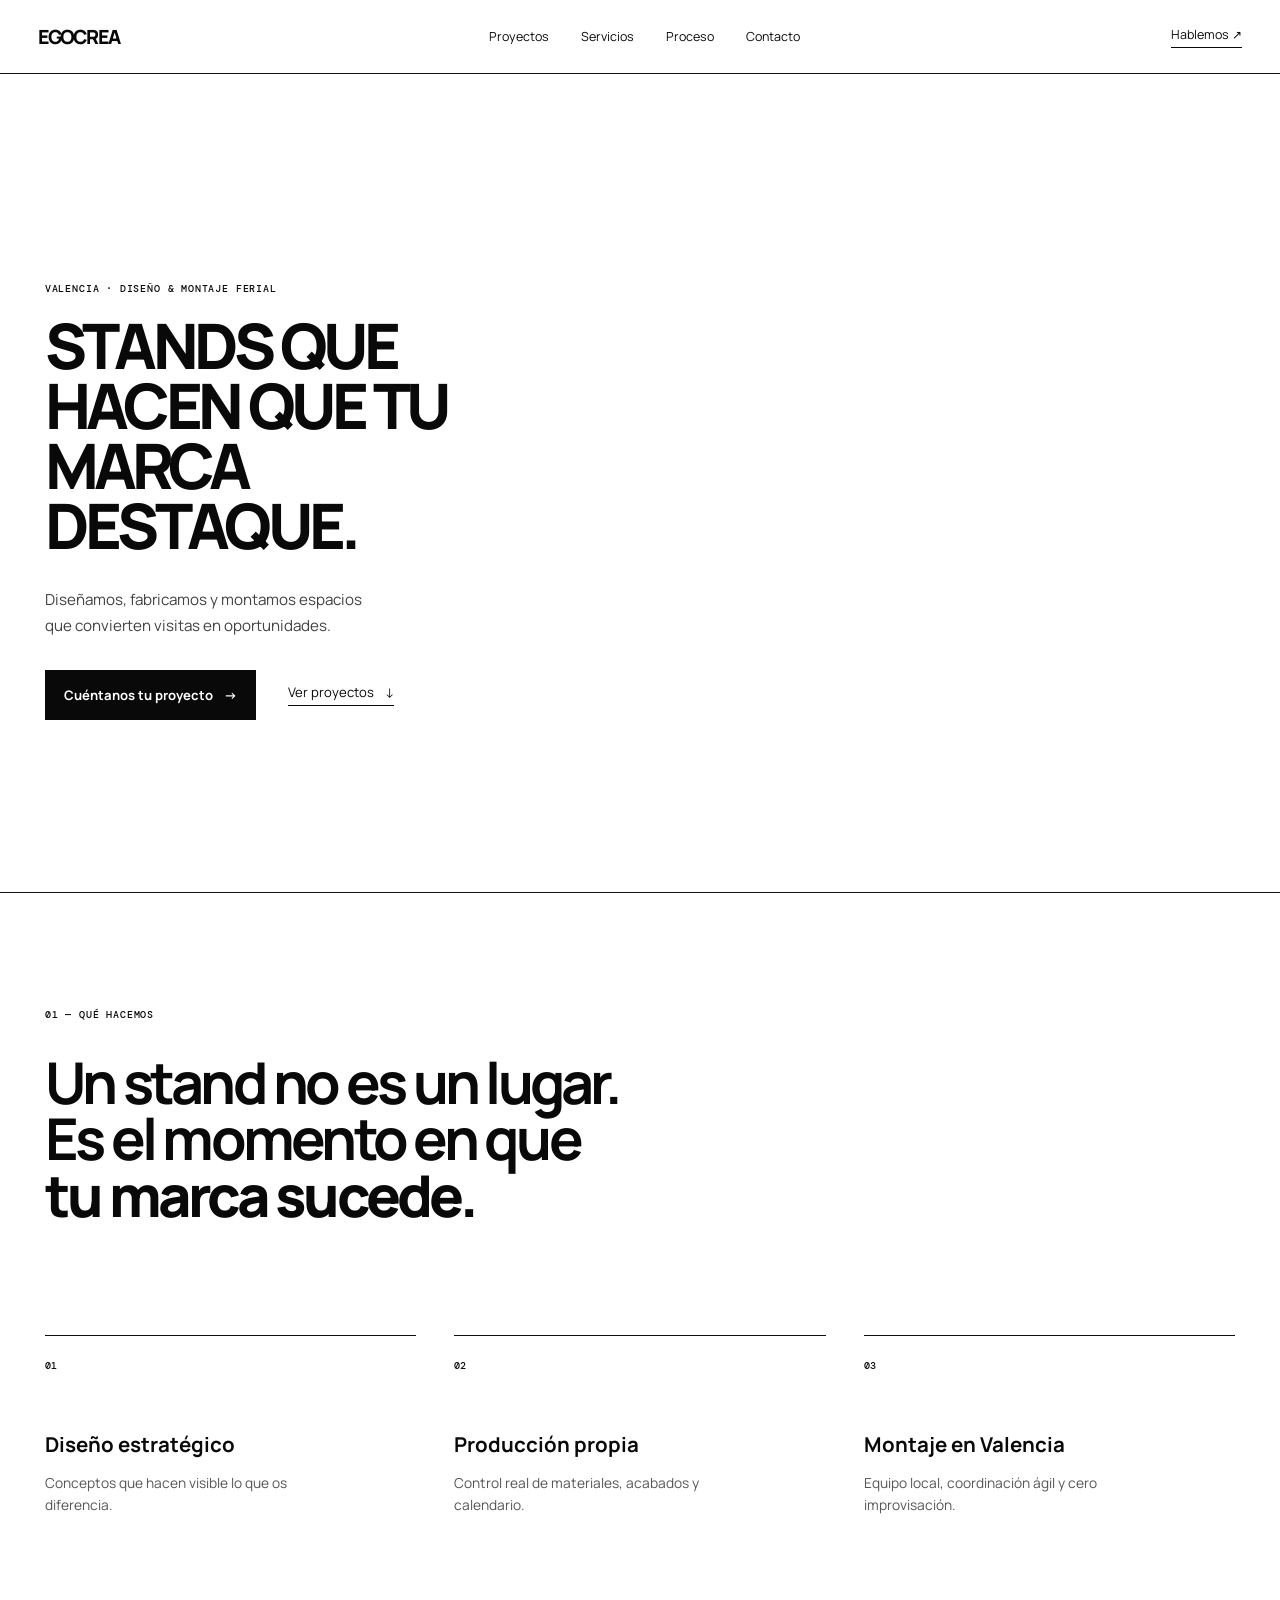
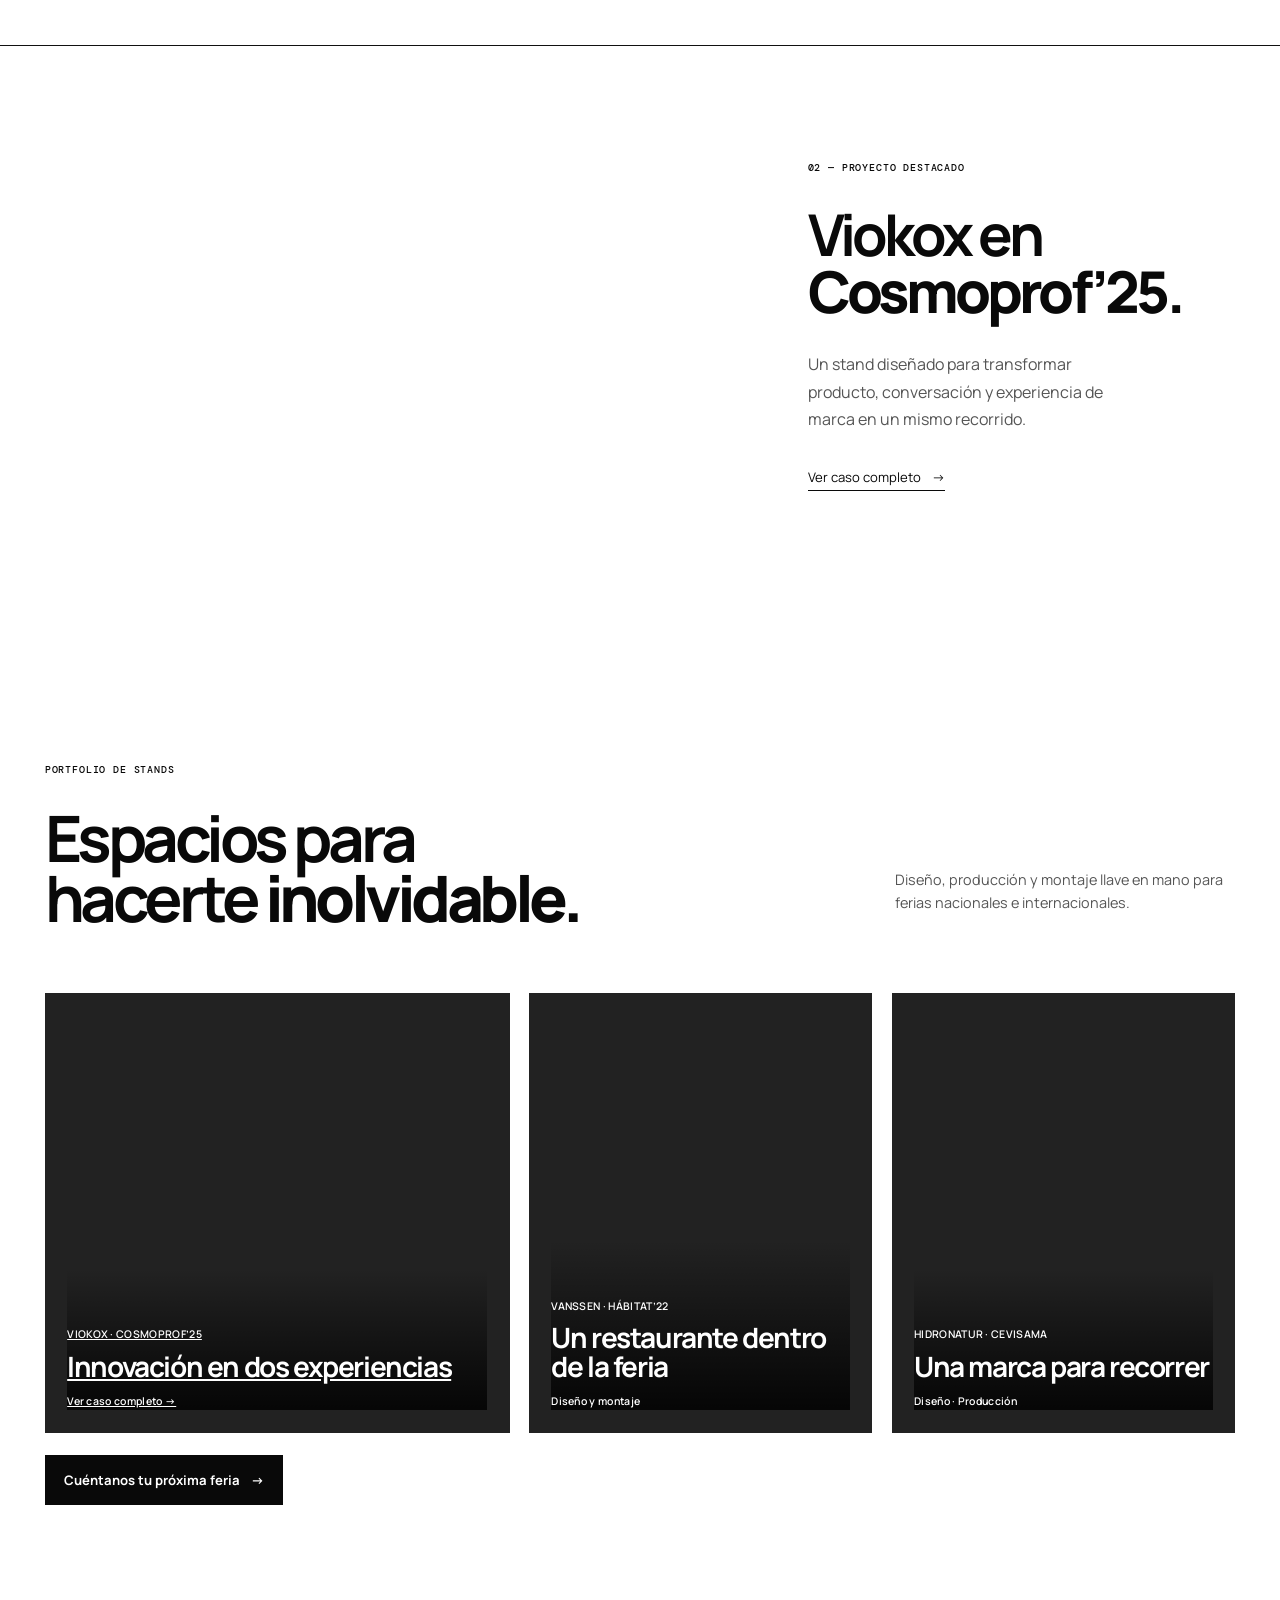
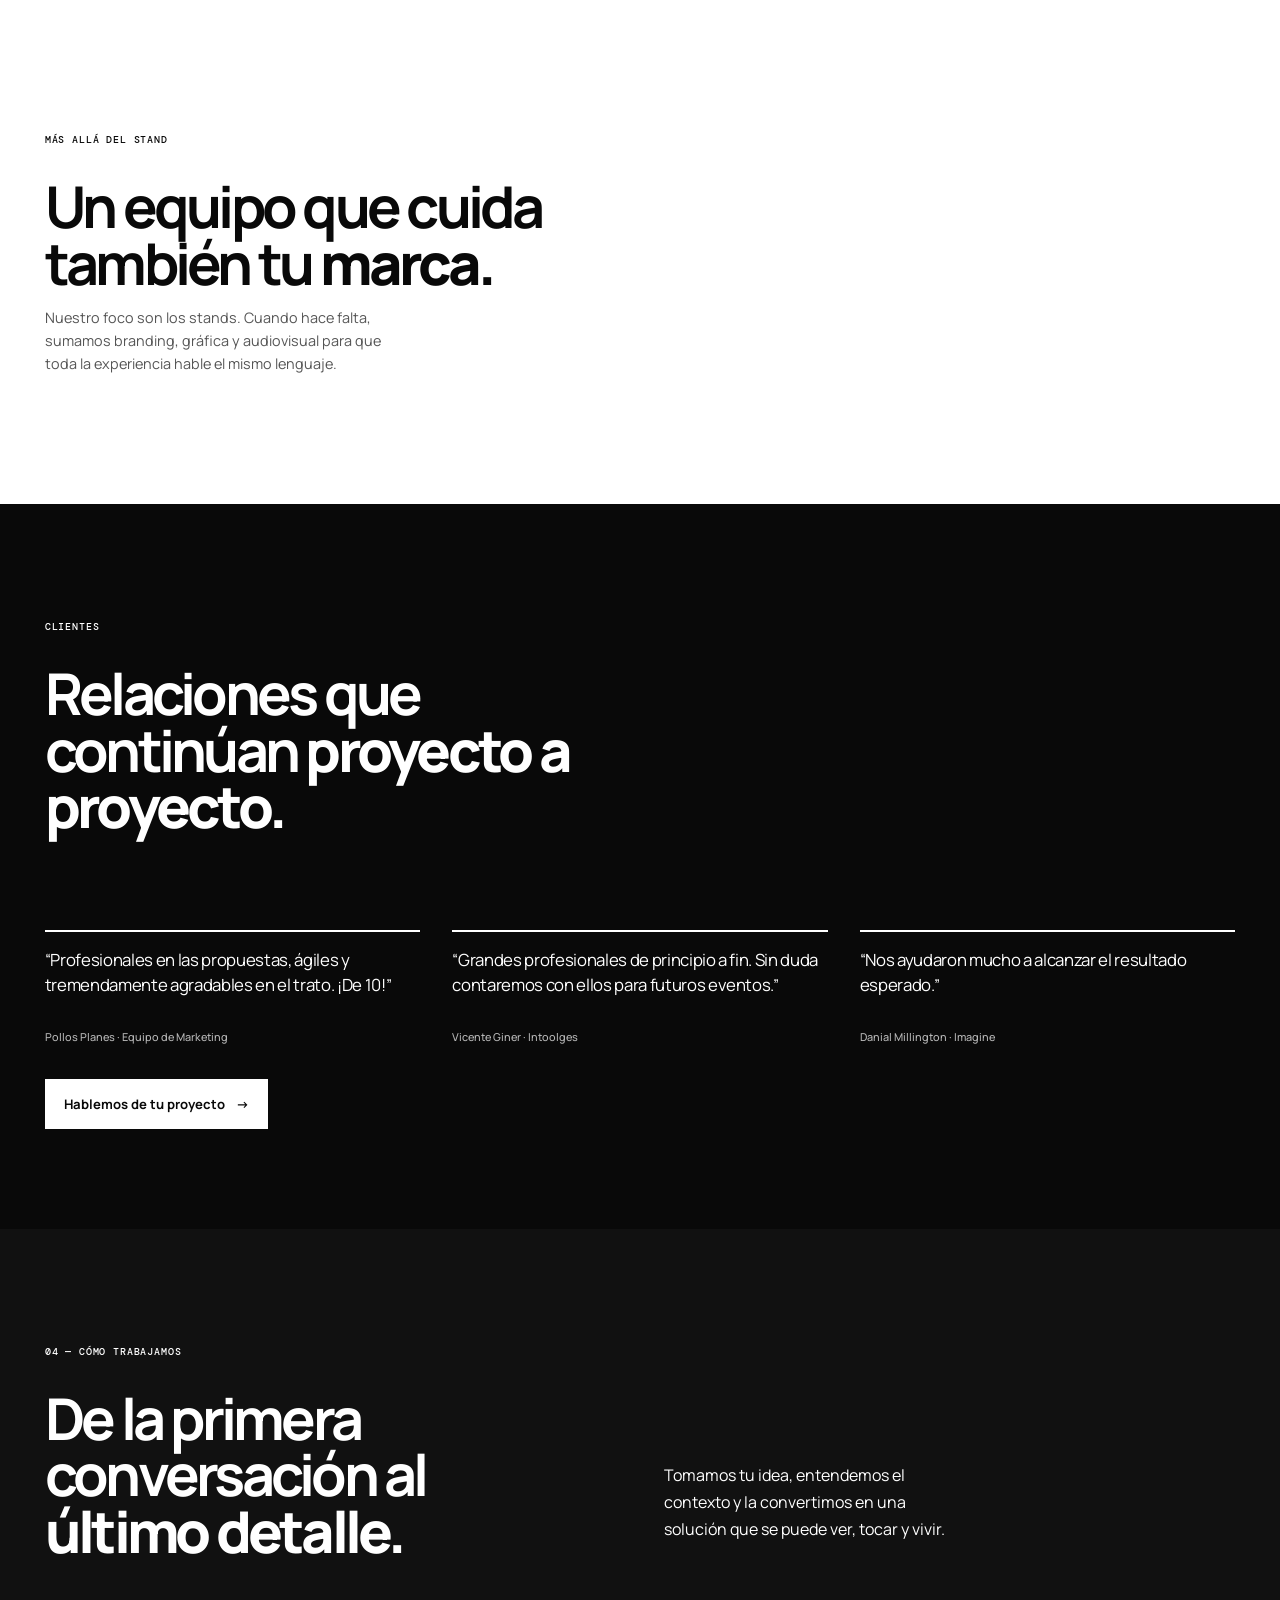
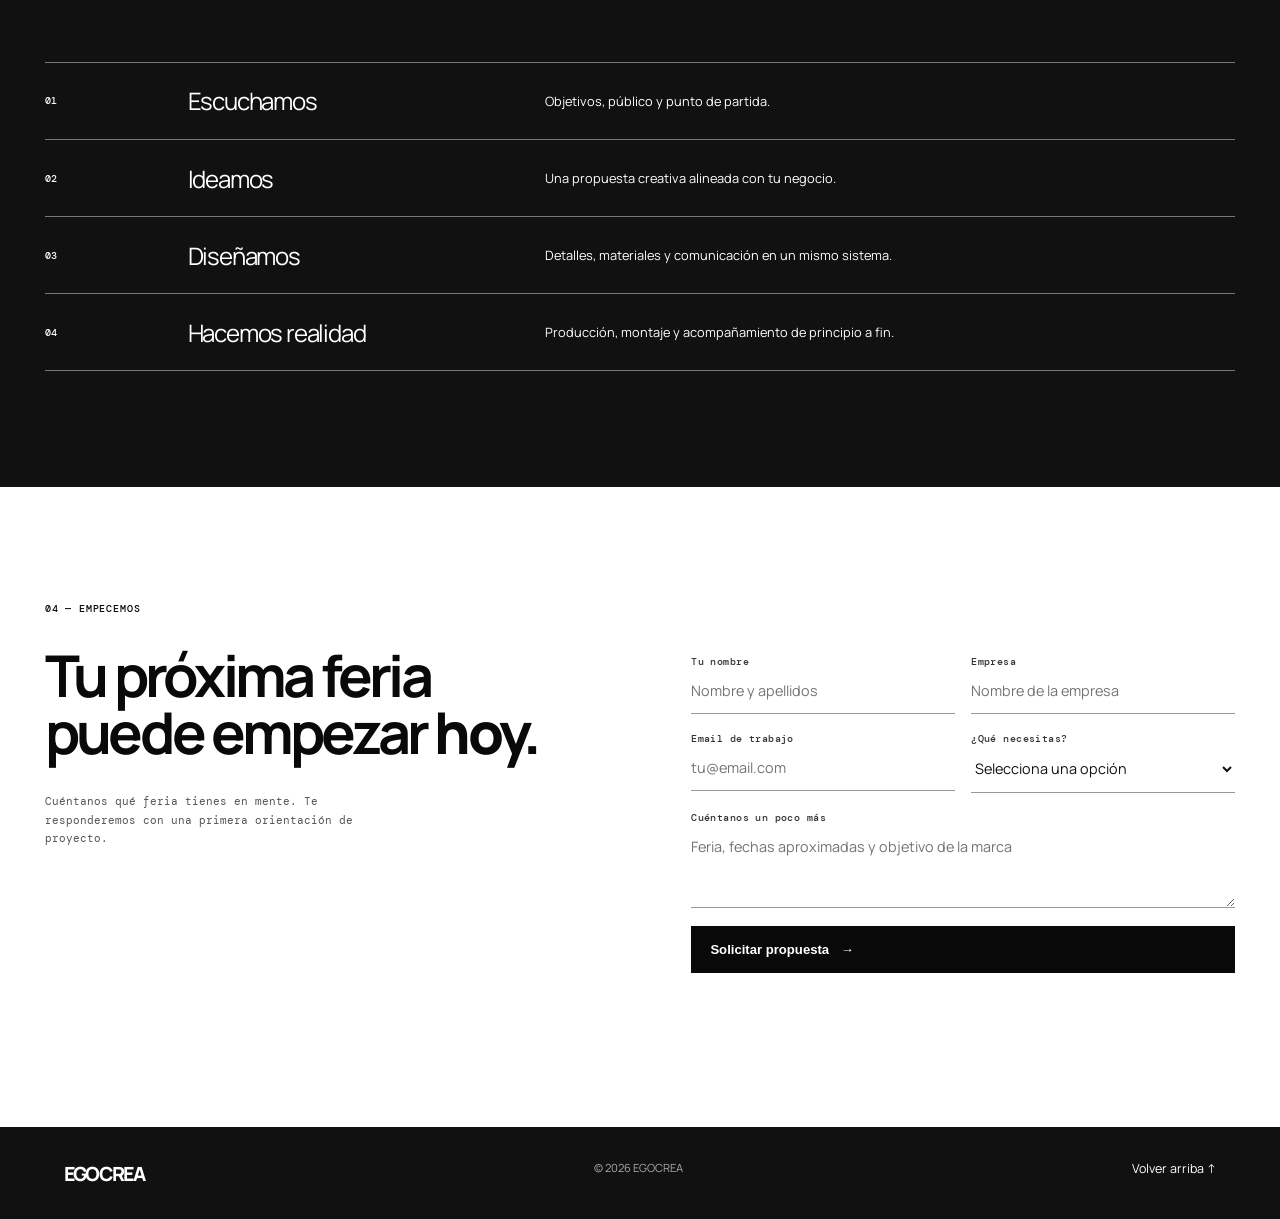
<file: index.html>
<!doctype html>
<html lang="es">
  <head>
    <meta charset="UTF-8" />
    <meta name="viewport" content="width=device-width, initial-scale=1.0" />
    <meta name="description" content="Diseño, fabricación y montaje de stands de feria en Valencia." />
    <meta name="theme-color" content="#161716" />
    <title>EGOCREA — Stands de feria en Valencia</title>
    <link rel="preconnect" href="https://fonts.googleapis.com" />
    <link rel="preconnect" href="https://fonts.gstatic.com" crossorigin />
    <link href="https://fonts.googleapis.com/css2?family=DM+Mono:wght@400;500&family=Manrope:wght@400;500;600;700;800&display=swap" rel="stylesheet" />
    <link rel="stylesheet" href="styles.css" />
    <link rel="stylesheet" href="conversion.css" />
    <link rel="stylesheet" href="egocrea-style.css" />
    <link rel="stylesheet" href="editorial.css" />
    <link rel="stylesheet" href="stands.css" />
    <script type="application/ld+json">{"@context":"https://schema.org","@type":"ProfessionalService","name":"EGOCREA","description":"Diseño, fabricación y montaje de stands de feria en Valencia","areaServed":"Valencia, España","serviceType":"Diseño de stands para ferias"}</script>
  </head>
  <body>
    <header class="header">
      <a class="brand" href="#inicio" aria-label="EGOCREA, inicio">EGO<span>CREA</span></a>
      <nav aria-label="Navegación principal">
        <a href="#proyectos">Proyectos</a><a href="#servicios">Servicios</a><a href="#proceso">Proceso</a><a href="#contacto">Contacto</a>
      </nav>
      <a class="header-cta" href="#contacto">Hablemos <span aria-hidden="true">↗</span></a>
    </header>

    <main id="inicio">
      <section class="hero">
        <div class="hero-copy">
          <p class="location">VALENCIA · DISEÑO &amp; MONTAJE FERIAL</p>
          <h1>Stands que<br />hacen que tu<br /><em>marca destaque.</em></h1>
          <p class="lead">Diseñamos, fabricamos y montamos espacios que convierten visitas en oportunidades.</p>
          <div class="hero-actions"><a class="button" href="#contacto">Cuéntanos tu proyecto <span>→</span></a><a class="text-link" href="#proyectos">Ver proyectos <span>↓</span></a></div>
        </div>
        <div class="hero-art" aria-label="Representación de un stand de feria personalizado">
          <div class="art-grid"></div><div class="art-wall"></div><div class="art-totem"><span>YOUR<br/>BRAND</span></div><div class="art-arch"></div><div class="art-table"></div><div class="art-orb orb-one"></div><div class="art-orb orb-two"></div>
          <p class="art-caption">ESPACIOS CON<br/>PRESENCIA</p>
        </div>
      </section>

      <section class="statement" id="servicios">
        <p class="section-number">01 — QUÉ HACEMOS</p>
        <h2>Un stand no es un lugar.<br />Es el momento en que<br /><em>tu marca sucede.</em></h2>
        <div class="services"><article><span>01</span><h3>Diseño estratégico</h3><p>Conceptos que hacen visible lo que os diferencia.</p></article><article><span>02</span><h3>Producción propia</h3><p>Control real de materiales, acabados y calendario.</p></article><article><span>03</span><h3>Montaje en Valencia</h3><p>Equipo local, coordinación ágil y cero improvisación.</p></article></div>
      </section>

      <section class="project" id="proyectos">
        <div class="project-image"><div class="project-sign">NOVA<br/>LAB</div><div class="project-lamp"></div><div class="project-counter"></div></div>
        <div class="project-copy"><p class="section-number">02 — PROYECTO DESTACADO</p><h2>Viokox en<br /><em>Cosmoprof’25.</em></h2><p>Un stand diseñado para transformar producto, conversación y experiencia de marca en un mismo recorrido.</p><a class="text-link" href="viokox.html">Ver caso completo <span>→</span></a></div>
      </section>

      <section class="stand-portfolio"><p class="section-number">PORTFOLIO DE STANDS</p><div class="portfolio-heading"><h2>Espacios para<br />hacerte <em>inolvidable.</em></h2><p>Diseño, producción y montaje llave en mano para ferias nacionales e internacionales.</p></div><div class="stand-grid"><a class="stand-card viokox" href="viokox.html"><div><p>VIOKOX · COSMOPROF’25</p><h3>Innovación en dos experiencias</h3><span>Ver caso completo →</span></div></a><article class="stand-card vanssen"><div><p>VANSSEN · HÁBITAT’22</p><h3>Un restaurante dentro de la feria</h3><span>Diseño y montaje</span></div></article><article class="stand-card hidronatur"><div><p>HIDRONATUR · CEVISAMA</p><h3>Una marca para recorrer</h3><span>Diseño · Producción</span></div></article></div><a class="button" href="#contacto">Cuéntanos tu próxima feria <span>→</span></a></section>

      <section class="statement disciplines"><p class="section-number">MÁS ALLÁ DEL STAND</p><h2>Un equipo que cuida<br />también tu <em>marca.</em></h2><p class="stand-support">Nuestro foco son los stands. Cuando hace falta, sumamos branding, gráfica y audiovisual para que toda la experiencia hable el mismo lenguaje.</p></section>

      <section class="testimonials"><p class="section-number">CLIENTES</p><h2>Relaciones que<br />continúan <em>proyecto a proyecto.</em></h2><div class="quote-list"><figure><blockquote>“Profesionales en las propuestas, ágiles y tremendamente agradables en el trato. ¡De 10!”</blockquote><figcaption>Pollos Planes · Equipo de Marketing</figcaption></figure><figure><blockquote>“Grandes profesionales de principio a fin. Sin duda contaremos con ellos para futuros eventos.”</blockquote><figcaption>Vicente Giner · Intoolges</figcaption></figure><figure><blockquote>“Nos ayudaron mucho a alcanzar el resultado esperado.”</blockquote><figcaption>Danial Millington · Imagine</figcaption></figure></div><a class="button" href="#contacto">Hablemos de tu proyecto <span>→</span></a></section>

      <section class="process" id="proceso"><p class="section-number">04 — CÓMO TRABAJAMOS</p><div class="process-intro"><h2>De la primera<br />conversación al<br /><em>último detalle.</em></h2><p>Tomamos tu idea, entendemos el contexto y la convertimos en una solución que se puede ver, tocar y vivir.</p></div><ol><li><b>01</b><span>Escuchamos</span><small>Objetivos, público y punto de partida.</small></li><li><b>02</b><span>Ideamos</span><small>Una propuesta creativa alineada con tu negocio.</small></li><li><b>03</b><span>Diseñamos</span><small>Detalles, materiales y comunicación en un mismo sistema.</small></li><li><b>04</b><span>Hacemos realidad</span><small>Producción, montaje y acompañamiento de principio a fin.</small></li></ol></section>

      <section class="contact" id="contacto"><p class="section-number">04 — EMPECEMOS</p><div class="contact-grid"><div><h2>Tu próxima feria<br />puede empezar <em>hoy.</em></h2><p class="contact-note">Cuéntanos qué feria tienes en mente. Te responderemos con una primera orientación de proyecto.</p></div><form class="lead-form" id="lead-form"><label>Tu nombre<input name="nombre" required autocomplete="name" placeholder="Nombre y apellidos" /></label><label>Empresa<input name="empresa" required autocomplete="organization" placeholder="Nombre de la empresa" /></label><label>Email de trabajo<input name="email" required type="email" autocomplete="email" placeholder="tu@email.com" /></label><label>¿Qué necesitas?<select name="necesidad" required><option value="" selected disabled>Selecciona una opción</option><option>Stand completo</option><option>Diseño de stand</option><option>Montaje y producción</option><option>Otro proyecto</option></select></label><label class="form-wide">Cuéntanos un poco más<textarea name="proyecto" rows="3" placeholder="Feria, fechas aproximadas y objetivo de la marca"></textarea></label><button class="button form-wide" type="submit">Solicitar propuesta <span>→</span></button><p class="form-status form-wide" id="form-status" role="status" aria-live="polite"></p></form></div></section>
    </main>
    <footer><a class="brand" href="#inicio">EGO<span>CREA</span></a><p>© 2026 EGOCREA</p><a href="#inicio">Volver arriba ↑</a></footer>
    <script src="app.js"></script>
  </body>
</html>
</file>
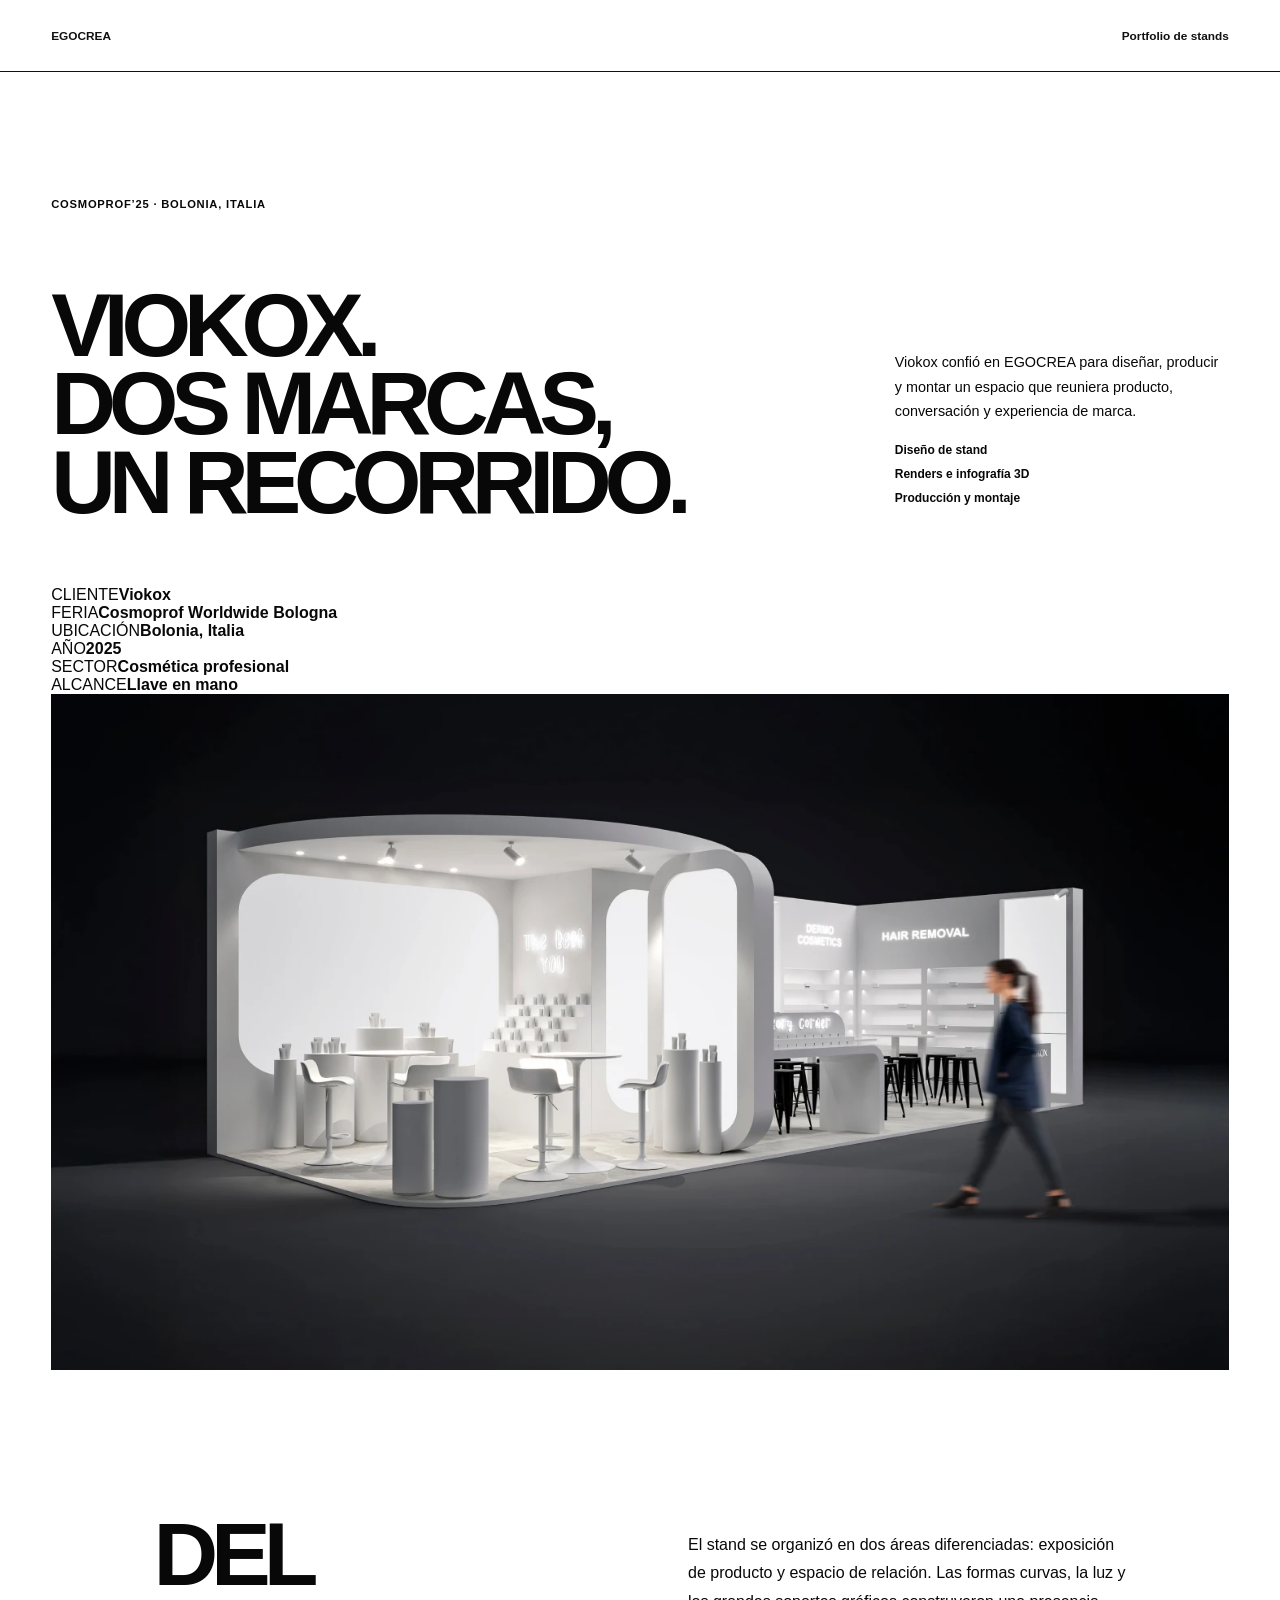
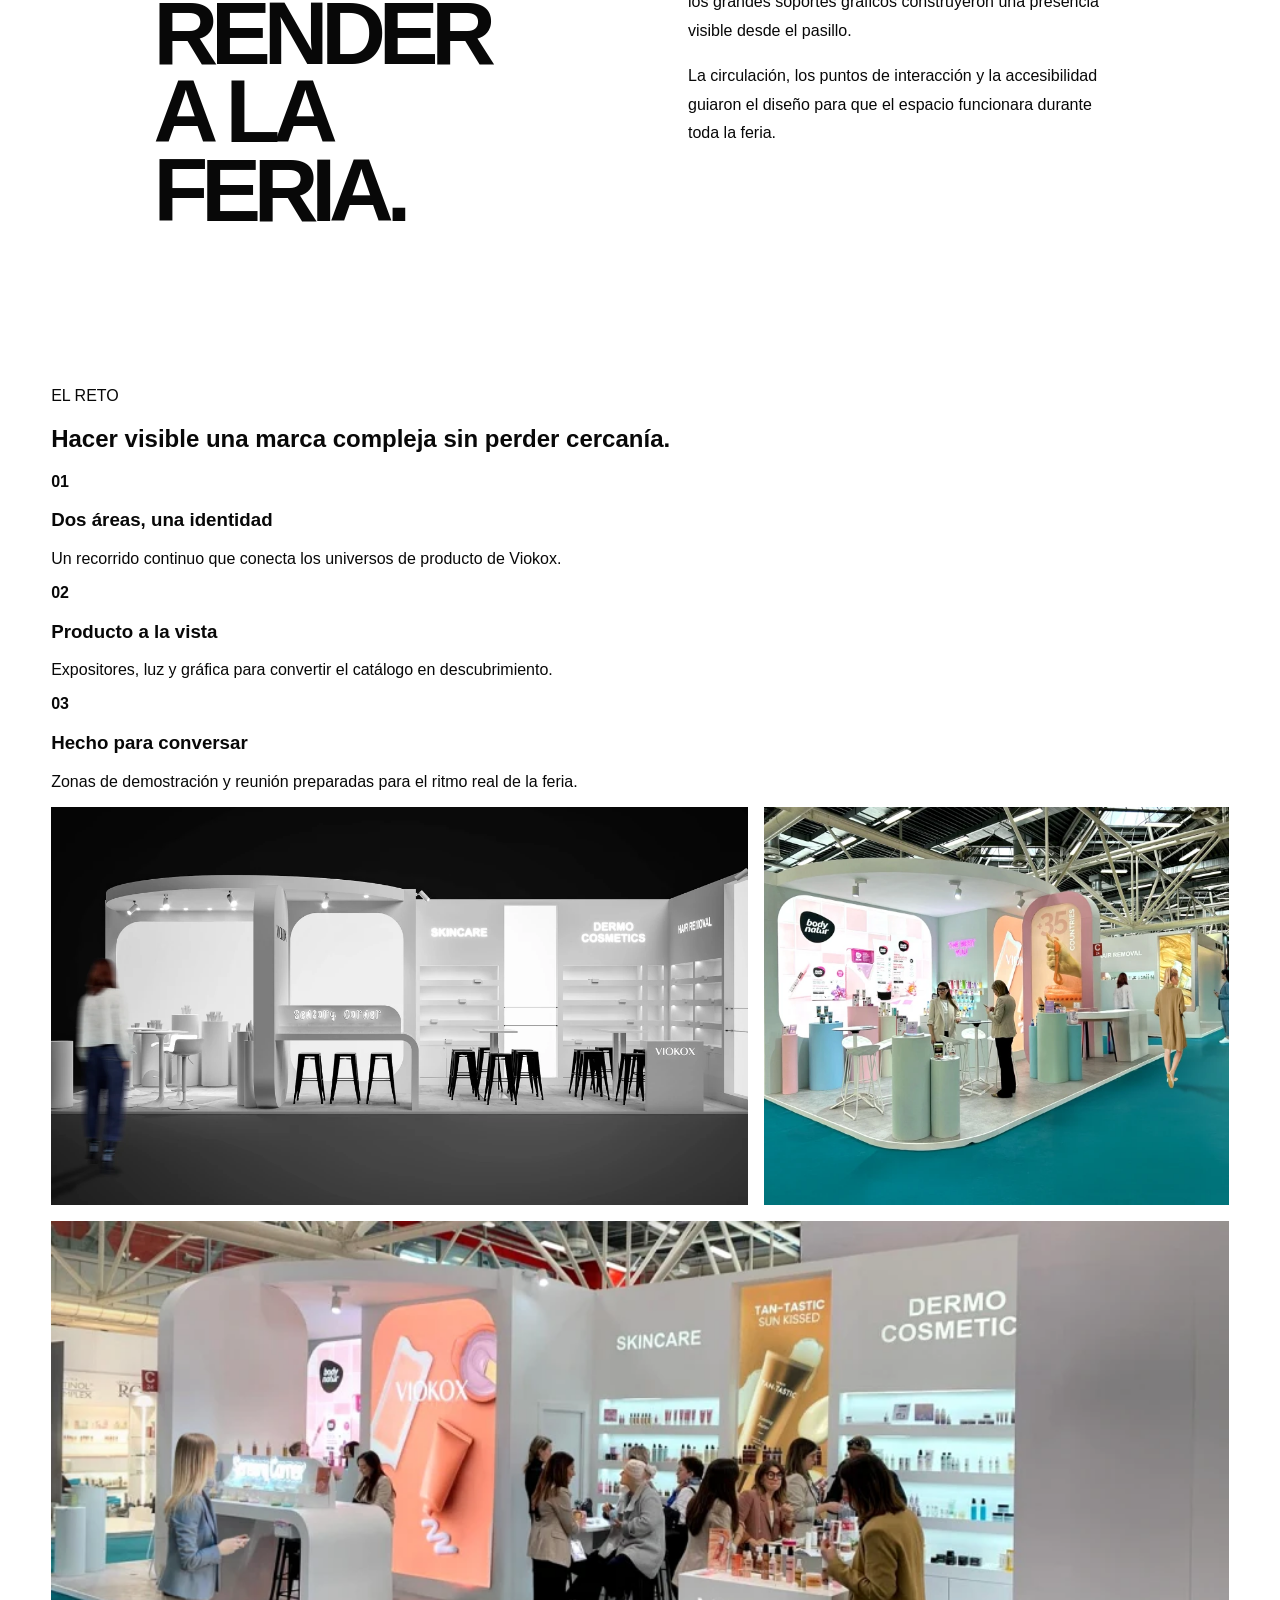
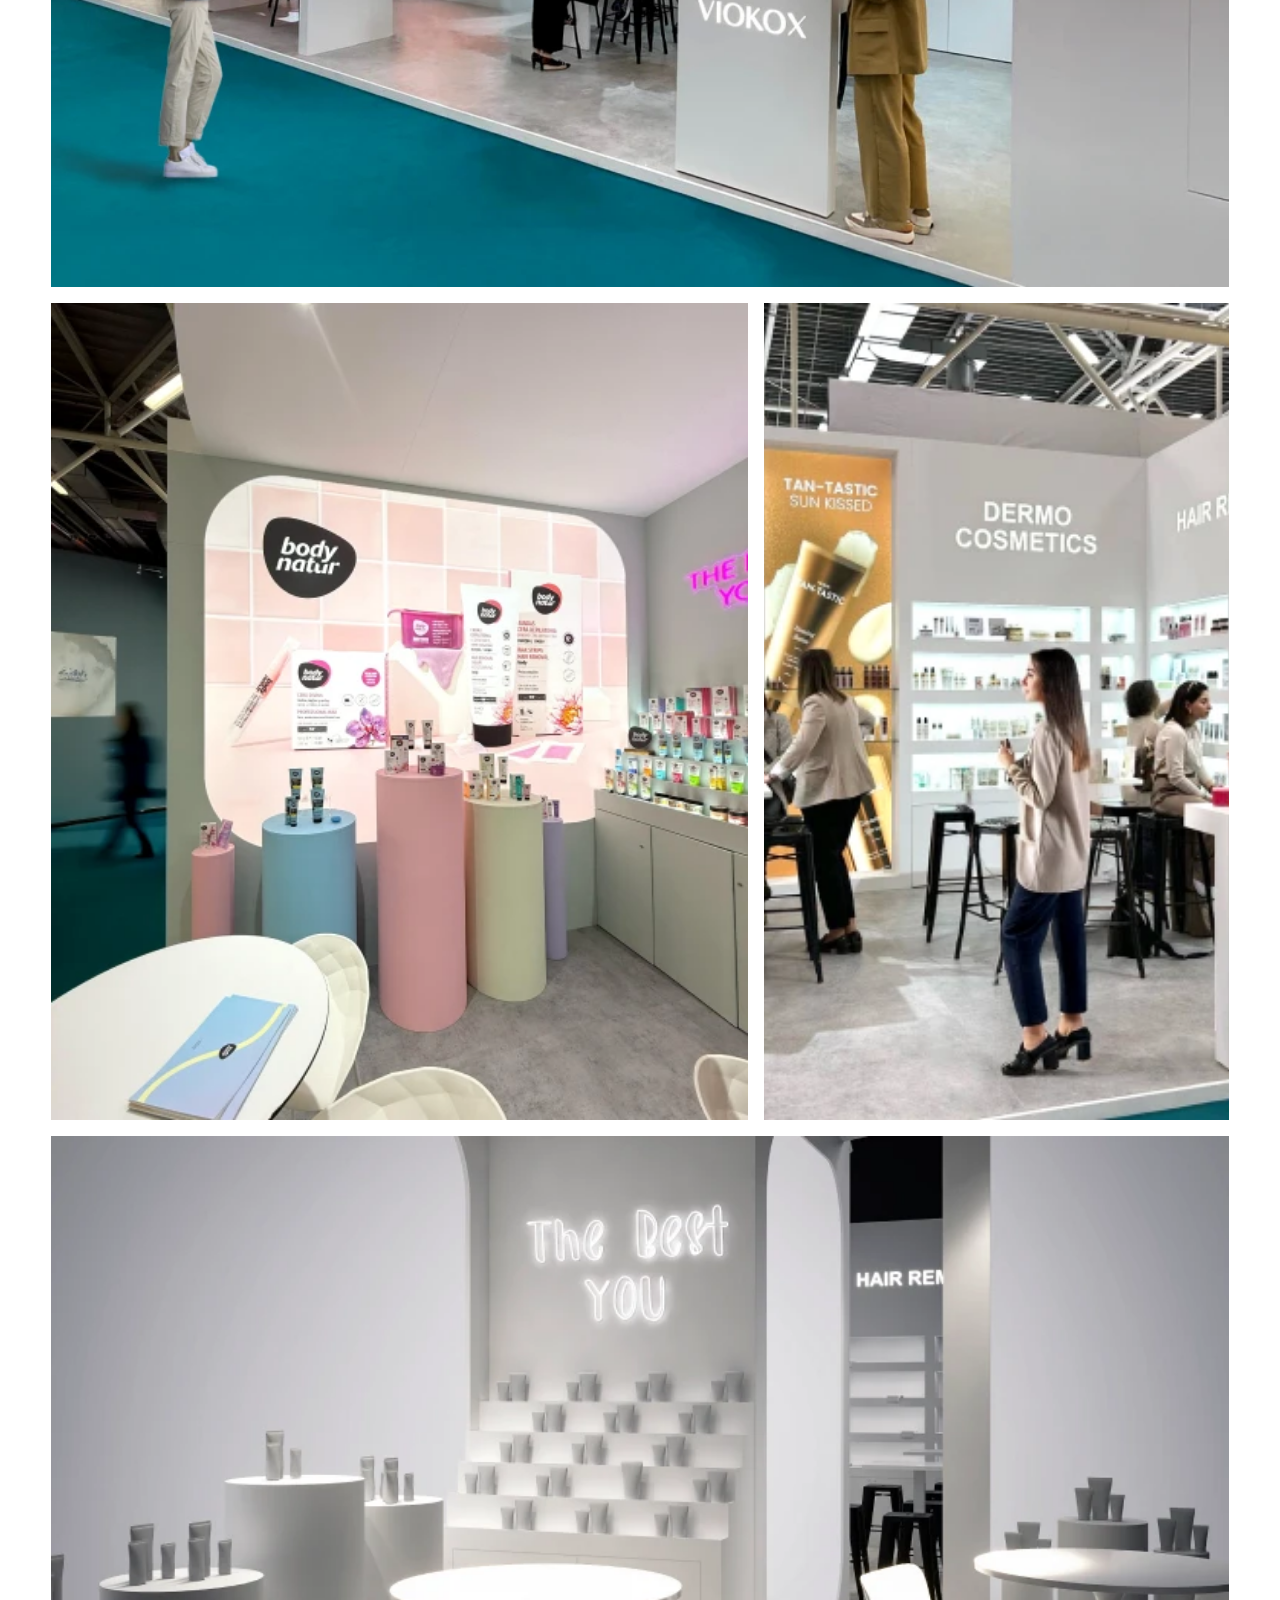
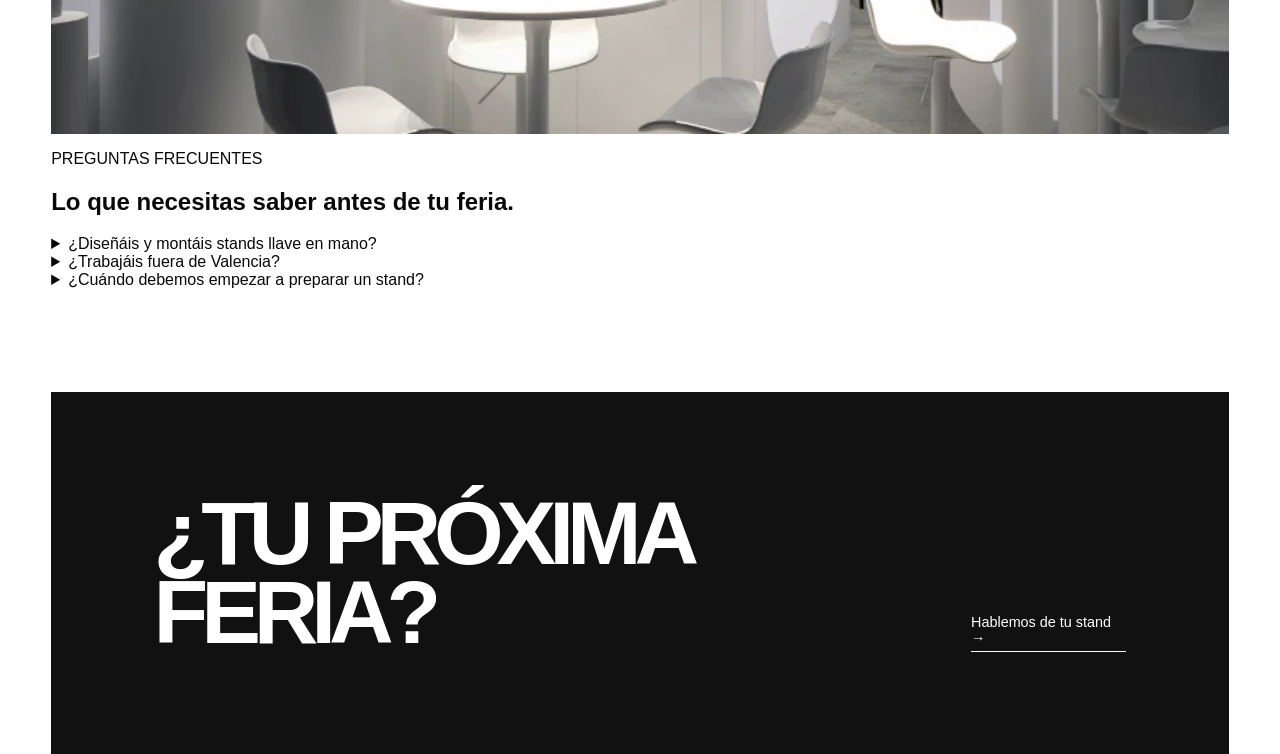
<file: viokox.html>
<!doctype html><html lang="es"><head><meta charset="UTF-8"><meta name="viewport" content="width=device-width,initial-scale=1"><meta name="description" content="Diseño, producción y montaje del stand de Viokox para Cosmoprof 2025 en Bolonia por EGOCREA."><title>Stand Viokox en Cosmoprof’25 | EGOCREA</title><link rel="stylesheet" href="viokox.css"><script type="application/ld+json">{"@context":"https://schema.org","@type":"CreativeWork","name":"Stand Viokox en Cosmoprof 2025","creator":{"@type":"Organization","name":"EGOCREA"},"locationCreated":{"@type":"Place","name":"Bolonia, Italia"}}</script></head><body><header><a href="index.html">EGOCREA</a><a href="index.html#stands">Portfolio de stands</a></header><main><section class="intro"><p>COSMOPROF’25 · BOLONIA, ITALIA</p><h1>Viokox.<br>Dos marcas,<br>un recorrido.</h1><div><p>Viokox confió en EGOCREA para diseñar, producir y montar un espacio que reuniera producto, conversación y experiencia de marca.</p><ul><li>Diseño de stand</li><li>Renders e infografía 3D</li><li>Producción y montaje</li></ul></div></section><section class="facts"><div><span>CLIENTE</span><b>Viokox</b></div><div><span>FERIA</span><b>Cosmoprof Worldwide Bologna</b></div><div><span>UBICACIÓN</span><b>Bolonia, Italia</b></div><div><span>AÑO</span><b>2025</b></div><div><span>SECTOR</span><b>Cosmética profesional</b></div><div><span>ALCANCE</span><b>Llave en mano</b></div></section><img class="hero" src="Stand de Viokox egocrea montaje de stand en valencia.webp" alt="Render del stand de Viokox"><section class="story"><h2>Del render<br>a la feria.</h2><div><p>El stand se organizó en dos áreas diferenciadas: exposición de producto y espacio de relación. Las formas curvas, la luz y los grandes soportes gráficos construyeron una presencia visible desde el pasillo.</p><p>La circulación, los puntos de interacción y la accesibilidad guiaron el diseño para que el espacio funcionara durante toda la feria.</p></div></section><section class="approach"><p>EL RETO</p><h2>Hacer visible una marca compleja sin perder cercanía.</h2><div class="approach-grid"><article><b>01</b><h3>Dos áreas, una identidad</h3><p>Un recorrido continuo que conecta los universos de producto de Viokox.</p></article><article><b>02</b><h3>Producto a la vista</h3><p>Expositores, luz y gráfica para convertir el catálogo en descubrimiento.</p></article><article><b>03</b><h3>Hecho para conversar</h3><p>Zonas de demostración y reunión preparadas para el ritmo real de la feria.</p></article></div></section><section class="gallery"><img src="Stand de Viokox egocrea montaje de stand en valencia-5.webp" alt="Render frontal"><img src="Stand de Viokox egocrea montaje de stand en valencia-2.webp" alt="Stand montado"><img src="Stand de Viokox egocrea montaje de stand en valencia-3.webp" alt="Visitantes"><img src="Stand de Viokox egocrea montaje de stand en valencia-4.webp" alt="Producto"><img src="Stand de Viokox egocrea montaje de stand en valencia-7.webp" alt="Zona de exposición"><img src="Stand de Viokox egocrea montaje de stand en valencia-6.webp" alt="Detalle interior"></section><section class="faq"><p>PREGUNTAS FRECUENTES</p><h2>Lo que necesitas saber antes de tu feria.</h2><details><summary>¿Diseñáis y montáis stands llave en mano?</summary><p>Sí. Podemos acompañarte desde el briefing y los renders hasta producción, gráfica, logística y montaje.</p></details><details><summary>¿Trabajáis fuera de Valencia?</summary><p>Sí. Diseñamos y coordinamos proyectos para ferias nacionales e internacionales, como Cosmoprof en Bolonia.</p></details><details><summary>¿Cuándo debemos empezar a preparar un stand?</summary><p>Cuanto antes mejor. El calendario depende de la feria, superficie, materiales y complejidad del proyecto.</p></details></section><section class="cta"><h2>¿Tu próxima feria?</h2><a href="index.html#contacto">Hablemos de tu stand →</a></section></main></body></html>
</file>
<file: styles.css>
:root{--ink:#161716;--paper:#f1eee7;--orange:#f15a24;--muted:#aaa79e;--line:rgba(241,238,231,.22)}*{box-sizing:border-box}html{scroll-behavior:smooth}body{margin:0;background:var(--ink);color:var(--paper);font-family:Manrope,Arial,sans-serif}.header{height:82px;padding:0 5vw;display:flex;align-items:center;justify-content:space-between;border-bottom:1px solid var(--line);position:relative;z-index:3}.brand{font-size:1.22rem;font-weight:800;letter-spacing:-.09em;color:var(--paper);text-decoration:none}.brand span{color:var(--orange)}nav{display:flex;gap:2rem}nav a,.header-cta,footer a{color:var(--paper);font-size:.78rem;text-decoration:none}.header-cta{border-bottom:1px solid var(--orange);padding-bottom:4px}.hero{min-height:calc(100vh - 82px);padding:9vw 5vw 7vw;display:grid;grid-template-columns:1fr 1fr;gap:3rem;align-items:center;overflow:hidden}.location,.section-number{font:500 .65rem/1.3 "DM Mono",monospace;letter-spacing:.08em;color:var(--orange);margin:0 0 2rem}.hero h1,.statement h2,.project h2,.process h2,.contact h2{font-size:clamp(3.3rem,6.1vw,6.4rem);letter-spacing:-.075em;line-height:.93;margin:0;font-weight:700}.hero h1 em,h2 em{font-family:Georgia,serif;font-weight:400}.lead{max-width:390px;font-size:1rem;line-height:1.65;color:#d1cec7;margin:2rem 0}.hero-actions{display:flex;gap:2rem;align-items:center}.button{background:var(--orange);padding:1rem 1.2rem;color:white;text-decoration:none;font-size:.82rem;font-weight:700}.button span,.text-link span,.contact-link span{margin-left:.5rem}.text-link{color:var(--paper);text-decoration:none;font-size:.82rem;border-bottom:1px solid var(--paper);padding-bottom:4px}.hero-art{height:490px;position:relative;background:#30312d;overflow:hidden;isolation:isolate}.art-grid{position:absolute;inset:0;background:linear-gradient(90deg,transparent 49.8%,rgba(241,238,231,.13) 50%,transparent 50.2%),linear-gradient(0deg,transparent 49.8%,rgba(241,238,231,.13) 50%,transparent 50.2%);background-size:80px 80px}.art-wall{position:absolute;right:-5%;top:0;width:60%;height:100%;background:#d1c8b6;clip-path:polygon(18% 0,100% 0,100% 100%,0 100%)}.art-totem{position:absolute;right:20%;top:12%;width:120px;height:260px;background:var(--orange);color:#171716;font:500 1.4rem/.9 "DM Mono";padding:20px;display:flex;align-items:flex-end;z-index:1}.art-arch{position:absolute;left:10%;bottom:8%;width:48%;height:59%;border:24px solid #f1eee7;border-bottom:0;border-radius:220px 220px 0 0;z-index:1}.art-table{position:absolute;left:19%;bottom:11%;width:35%;height:17px;background:#f1eee7;z-index:2}.art-orb{position:absolute;border-radius:50%;background:#bfc2ba;z-index:3}.orb-one{width:21px;height:21px;left:28%;bottom:19%}.orb-two{width:11px;height:11px;left:49%;bottom:19%}.art-caption{position:absolute;bottom:24px;right:26px;z-index:4;color:#222;font:500 .64rem/1.2 "DM Mono";letter-spacing:.06em}.statement{padding:12vw 5vw 9vw;background:var(--paper);color:var(--ink)}.statement h2{max-width:900px}.services{display:grid;grid-template-columns:repeat(3,1fr);gap:2rem;margin-top:7rem}.services article{border-top:1px solid #98958d;padding-top:1rem}.services span{font:500 .65rem "DM Mono";color:var(--orange)}.services h3{font-size:1.1rem;margin:3.5rem 0 .7rem}.services p{font-size:.86rem;line-height:1.6;max-width:250px;color:#575650}.project{display:grid;grid-template-columns:1.1fr .9fr;min-height:640px}.project-image{position:relative;overflow:hidden;background:linear-gradient(135deg,#5f4c3c,#252624)}.project-sign{position:absolute;top:0;right:15%;height:80%;width:32%;display:flex;align-items:center;justify-content:center;background:#d2c9b6;color:#292b28;font:500 2rem/.86 "DM Mono";transform:skewY(-8deg)}.project-lamp{position:absolute;left:25%;top:20%;width:160px;height:160px;border:24px solid var(--orange);border-radius:50%}.project-counter{position:absolute;bottom:18%;left:15%;width:54%;height:90px;background:#e9e2d5;box-shadow:25px 20px 0 #a99b87}.project-copy{padding:10vw 5vw;background:#222321}.project-copy h2{font-size:clamp(3rem,5vw,5.3rem);margin-bottom:2rem}.project-copy>p:not(.section-number){line-height:1.7;color:#c2c0b8;max-width:320px;margin-bottom:2rem}.process{padding:11vw 5vw;background:#d9d4c9;color:#1d1e1c}.process-intro{display:grid;grid-template-columns:1fr 1fr;gap:3rem;align-items:end}.process-intro>p{max-width:300px;line-height:1.7}.process ol{padding:0;margin:8vw 0 0;list-style:none;border-top:1px solid #77746e}.process li{display:grid;grid-template-columns:12% 30% 1fr;padding:1.35rem 0;border-bottom:1px solid #77746e;align-items:center}.process b{font:500 .65rem "DM Mono";color:var(--orange)}.process li span{font-size:1.5rem;letter-spacing:-.05em}.process small{font-size:.8rem}.contact{padding:13vw 5vw 8vw}.contact h2{margin-bottom:3rem}.contact-link{font-size:clamp(1.2rem,2.6vw,2.5rem);letter-spacing:-.05em;color:var(--orange);text-decoration:none;border-bottom:1px solid var(--orange)}.contact-note{margin-top:6rem;color:var(--muted);font:.68rem "DM Mono"}footer{padding:2rem 5vw;border-top:1px solid var(--line);display:flex;justify-content:space-between;color:var(--muted);font-size:.7rem}footer p{margin:0}@media(max-width:760px){.header{height:65px;padding:0 6vw}nav{display:none}.hero{grid-template-columns:1fr;padding:18vw 6vw 10vw}.hero-art{height:340px}.services,.project,.process-intro{grid-template-columns:1fr}.services{gap:3rem;margin-top:4rem}.services h3{margin-top:1rem}.project-image{min-height:380px}.project-copy{padding:20vw 6vw}.statement,.process,.contact{padding:20vw 6vw}.process li{grid-template-columns:16% 1fr;gap:.4rem}.process small{grid-column:2}.hero h1,.statement h2,.project h2,.process h2,.contact h2{font-size:clamp(3rem,13vw,4.6rem)}footer{padding:1.5rem 6vw}.header-cta{font-size:.7rem}}
</file>
<file: conversion.css>
.contact-grid{display:grid;grid-template-columns:1fr 1fr;gap:8vw;align-items:start}.contact h2{margin:0}.contact-note{margin-top:2rem;color:var(--muted);font:.68rem/1.7 "DM Mono";max-width:320px}.lead-form{display:grid;grid-template-columns:1fr 1fr;gap:1.15rem 1rem;padding-top:.5rem}.lead-form label{color:#c7c4bd;font:500 .65rem "DM Mono";letter-spacing:.04em}.lead-form input,.lead-form select,.lead-form textarea{display:block;width:100%;border:0;border-bottom:1px solid var(--line);border-radius:0;background:transparent;color:var(--paper);font:400 .9rem Manrope,Arial,sans-serif;padding:.8rem 0;outline:none;resize:vertical}.lead-form input:focus,.lead-form select:focus,.lead-form textarea:focus{border-color:var(--orange)}.lead-form option{color:var(--ink)}.lead-form ::placeholder{color:#74736e}.form-wide{grid-column:1/-1}.lead-form .button{border:0;text-align:left;cursor:pointer}.form-status{min-height:1.25rem;margin:0;color:#d1cec7;font-size:.75rem}@media(max-width:760px){.contact-grid,.lead-form{grid-template-columns:1fr}}
</file>
<file: egocrea-style.css>
:root{--ink:#090909;--paper:#fff;--orange:#111;--muted:#696969;--line:#d9d9d9}body{background:#fff;color:#090909}.header{background:#fff;border-color:#111}.brand,nav a,.header-cta,footer a{color:#090909}.brand span{color:#090909}.header-cta{border-color:#090909}.hero{background:#fff;min-height:calc(100vh - 82px)}.location,.section-number{color:#090909}.hero h1,.statement h2,.project h2,.process h2,.contact h2{color:#090909}.hero h1 em,h2 em{font-family:Georgia,serif}.lead{color:#424242}.button{background:#090909;color:#fff}.text-link{color:#090909;border-color:#090909}.hero-art{background:#f0f0f0}.art-wall{background:#111}.art-totem{background:#fff;color:#111}.art-arch,.art-table{border-color:#fff;background:#fff}.art-orb{background:#fff}.art-caption{color:#fff}.statement{background:#fff;color:#090909;border-top:1px solid #111}.services article{border-color:#111}.services span{color:#090909}.services p{color:#555}.project{border-top:1px solid #111}.project-image{background:#111}.project-sign{background:#fff;color:#111}.project-lamp{border-color:#fff}.project-counter{background:#fff;box-shadow:25px 20px 0 #777}.project-copy{background:#fff;color:#090909}.project-copy>p:not(.section-number){color:#555}.project-copy .text-link{color:#090909;border-color:#090909}.process{background:#111;color:#fff}.process .section-number,.process b{color:#fff}.process ol{border-color:#777}.process li{border-color:#777}.contact{background:#fff;color:#090909}.contact-note{color:#555}.lead-form label{color:#333}.lead-form input,.lead-form select,.lead-form textarea{color:#111;border-color:#999}.lead-form .button{background:#111;color:#fff}.form-status{color:#333}footer{background:#111;border-color:#111;color:#aaa}footer .brand,footer a{color:#fff}footer .brand span{color:#fff}@media(max-width:760px){.hero{padding-top:14vw}}
.hero h1 em,h2 em{font-family:Manrope,Arial,sans-serif;font-style:normal;font-weight:800}.testimonials{padding:11vw 5vw;background:#ececec;color:#090909}.testimonials h2{font-size:clamp(2.8rem,5.4vw,5.8rem);line-height:.95;letter-spacing:-.07em;max-width:900px;margin:0}.quote-list{display:grid;grid-template-columns:repeat(3,1fr);gap:2rem;margin:6rem 0 3rem}.quote-list figure{margin:0;border-top:2px solid #111;padding-top:1rem}.quote-list blockquote{margin:0 0 2rem;font-size:1.05rem;line-height:1.45;letter-spacing:-.02em}.quote-list figcaption{font:500 .68rem Manrope,Arial,sans-serif;color:#555}.process h2{color:#fff}@media(max-width:760px){.quote-list{grid-template-columns:1fr;margin-top:3rem;gap:2.5rem}}
</file>
<file: editorial.css>
/* Portfolio-editorial composition adapted from the Architect Portfolio pattern;
   CTA and form hierarchy adapted from Page UI. */
body{font-family:Manrope,Arial,sans-serif}.header{height:74px;padding:0 3vw}.hero{padding:5.8vw 3.5vw 3vw;grid-template-columns:.92fr 1.18fr;gap:5.5vw}.hero-copy{align-self:center}.location{font-size:.64rem;margin-bottom:1.2rem}.hero h1{font-size:clamp(3.4rem,5.8vw,6rem);font-weight:800;text-transform:uppercase;line-height:.91}.hero h1 em{font-size:inherit}.lead{font-size:.95rem;max-width:330px}.hero-art{height:min(66vh,600px);background:url('https://images.unsplash.com/photo-1497366754035-f200968a6e72?auto=format&fit=crop&w=1600&q=85') center/cover}.hero-art>*{display:none}.statement,.testimonials,.process,.contact{padding:9vw 3.5vw}.project{grid-template-columns:1.3fr .9fr;min-height:590px}.project-image{background:url('https://images.unsplash.com/photo-1497366811353-6870744d04b2?auto=format&fit=crop&w=1500&q=85') center/cover}.project-image>*{display:none}.project-copy{padding:9vw 4vw}.services{gap:3vw}.services h3{font-size:1.28rem}.disciplines{border-top:0}.testimonials{background:#090909;color:#fff}.testimonials .section-number{color:#fff}.testimonials h2{color:#fff}.quote-list figure{border-color:#fff}.quote-list figcaption{color:#b7b7b7}.testimonials .button{background:#fff;color:#090909}.lead-form .button{background:#090909;color:#fff}@media(max-width:760px){.hero{grid-template-columns:1fr;padding:12vw 5vw 8vw}.hero-art{height:380px}.project{grid-template-columns:1fr}.project-copy{padding:16vw 5vw}.header{padding:0 5vw}}
/* Headlines: a deliberate maximum of three lines, never giant accidental wraps. */
.hero h1{font-size:clamp(3.1rem,4.9vw,5.35rem);max-width:15ch;line-height:.96;letter-spacing:-.075em}.statement h2,.project h2,.process h2,.contact h2,.testimonials h2{font-size:clamp(2.5rem,4.5vw,4.6rem);line-height:.98;max-width:18ch;letter-spacing:-.065em}.testimonials h2{max-width:16ch}@media(max-width:760px){.hero h1{font-size:clamp(3rem,13vw,4.15rem);max-width:15ch}.statement h2,.project h2,.process h2,.contact h2,.testimonials h2{font-size:clamp(2.5rem,10.5vw,3.6rem);max-width:14ch}}
</file>
<file: stands.css>
.stand-portfolio{padding:10vw 3.5vw;background:#fff;color:#090909}.portfolio-heading{display:flex;justify-content:space-between;align-items:end;gap:3rem;margin-bottom:4rem}.portfolio-heading h2{font-size:clamp(2.8rem,5vw,5.5rem);line-height:.94;letter-spacing:-.07em;margin:0}.portfolio-heading p,.stand-support{max-width:340px;font-size:.9rem;line-height:1.6;color:#555}.stand-grid{display:grid;grid-template-columns:1.15fr .85fr .85fr;gap:1.2rem;margin-bottom:2.2rem}.stand-card{min-height:440px;padding:1.4rem;display:flex;align-items:end;background:#222 center/cover;color:#fff}.stand-card div{width:100%;padding-top:3rem;background:linear-gradient(transparent,rgba(0,0,0,.84))}.stand-card p,.stand-card span{font:600 .66rem Manrope,Arial,sans-serif;letter-spacing:.03em}.stand-card h3{font-size:1.75rem;line-height:1.02;letter-spacing:-.05em;margin:.5rem 0}.viokox{background-image:url('https://images.unsplash.com/photo-1556761175-b413da4baf72?auto=format&fit=crop&w=1200&q=85')}.vanssen{background-image:url('https://images.unsplash.com/photo-1497366754035-f200968a6e72?auto=format&fit=crop&w=1000&q=85')}.hidronatur{background-image:url('https://images.unsplash.com/photo-1556761175-5973dc0f32e7?auto=format&fit=crop&w=1000&q=85')}@media(max-width:760px){.portfolio-heading,.stand-grid{display:grid;grid-template-columns:1fr}.stand-card{min-height:340px}.stand-portfolio{padding:18vw 5vw}}
</file>
<file: viokox.css>
*{box-sizing:border-box}body{margin:0;color:#080808;background:#fff;font-family:Manrope,Arial,sans-serif}header{height:72px;border-bottom:1px solid #111;display:flex;justify-content:space-between;align-items:center;padding:0 4vw}header a{color:#111;text-decoration:none;font-size:.74rem;font-weight:800}main{padding:0 4vw}.intro{padding:9vw 0 5vw;display:grid;grid-template-columns:1.4fr .6fr;gap:4rem}.intro>p{grid-column:1/-1;font-size:.7rem;font-weight:800;letter-spacing:.07em}.intro h1,.story h2,.cta h2{font-size:clamp(3.2rem,7vw,7rem);line-height:.88;letter-spacing:-.08em;margin:0;text-transform:uppercase}.intro div{align-self:end;font-size:.9rem;line-height:1.7}.intro ul{list-style:none;padding:0;font-size:.75rem;font-weight:700;line-height:2}.hero{width:100%;max-height:780px;object-fit:cover}.story{display:grid;grid-template-columns:1fr 1fr;gap:6rem;padding:11vw 8vw}.story p{font-size:1rem;line-height:1.8}.gallery{display:grid;grid-template-columns:1.2fr .8fr;gap:1rem}.gallery img{width:100%;height:100%;min-height:300px;object-fit:cover}.gallery img:nth-child(3n){grid-column:1/-1}.cta{margin-top:8vw;padding:8vw;background:#111;color:#fff;display:flex;justify-content:space-between;align-items:end}.cta a{color:#fff;border-bottom:1px solid #fff;text-decoration:none;font-size:.9rem;padding-bottom:5px}@media(max-width:700px){.intro,.story,.cta{grid-template-columns:1fr;display:grid;padding:16vw 0;gap:2rem}.gallery{grid-template-columns:1fr}.gallery img:nth-child(3n){grid-column:auto}.cta{padding:12vw 6vw;margin-left:-4vw;margin-right:-4vw}.intro h1,.story h2,.cta h2{font-size:3.2rem}}
</file>
